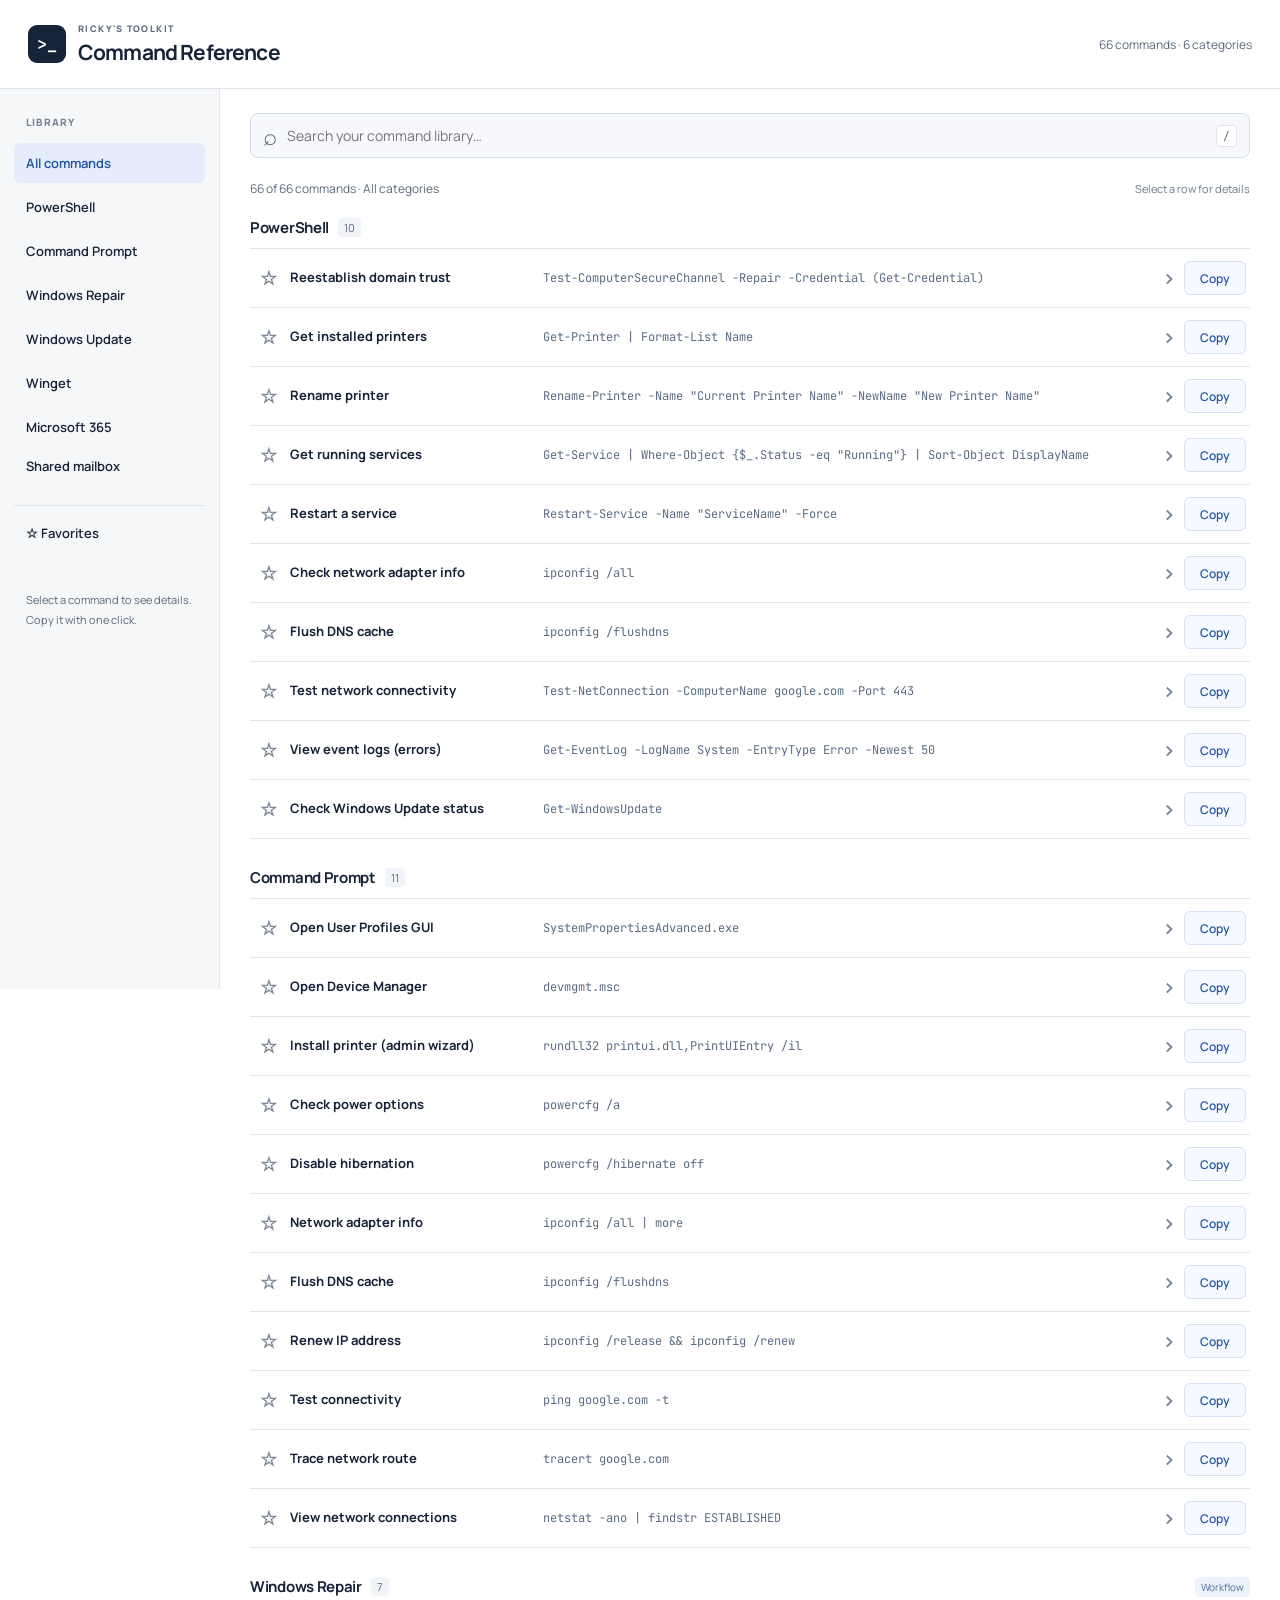
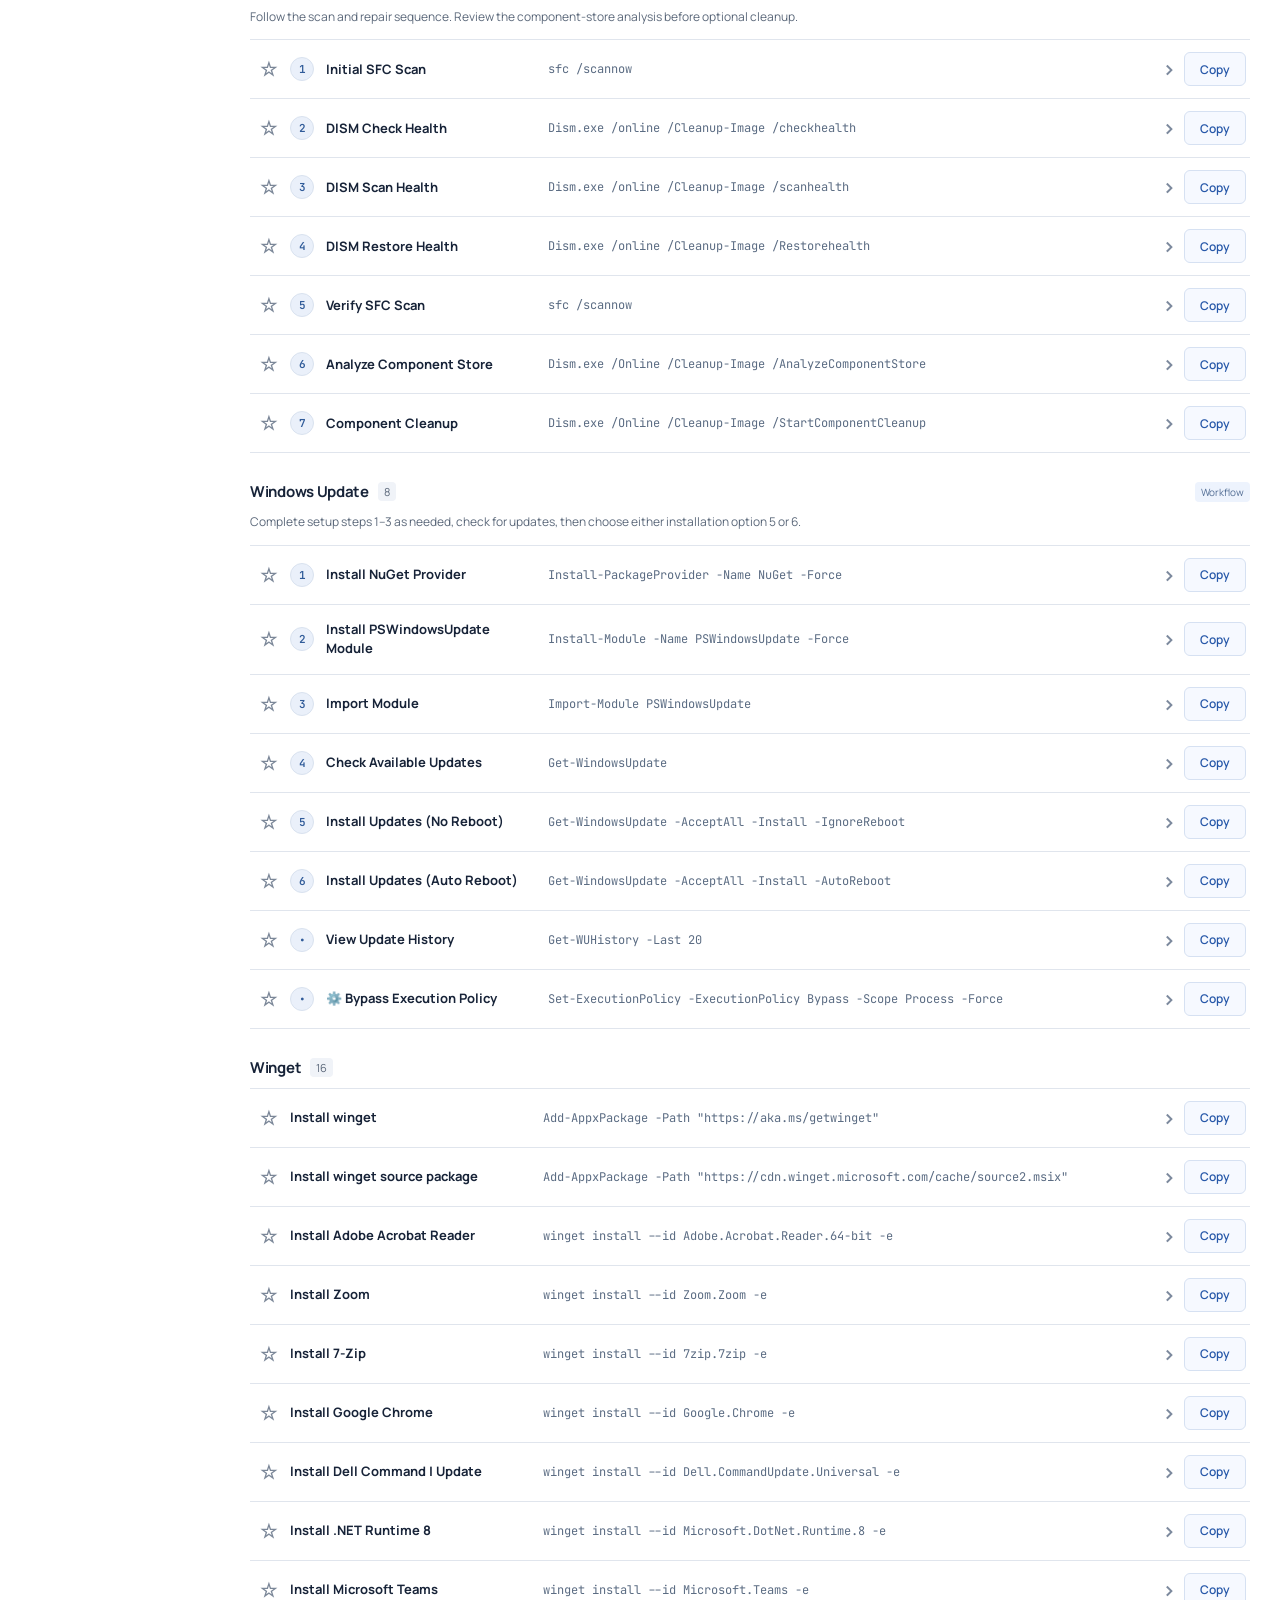
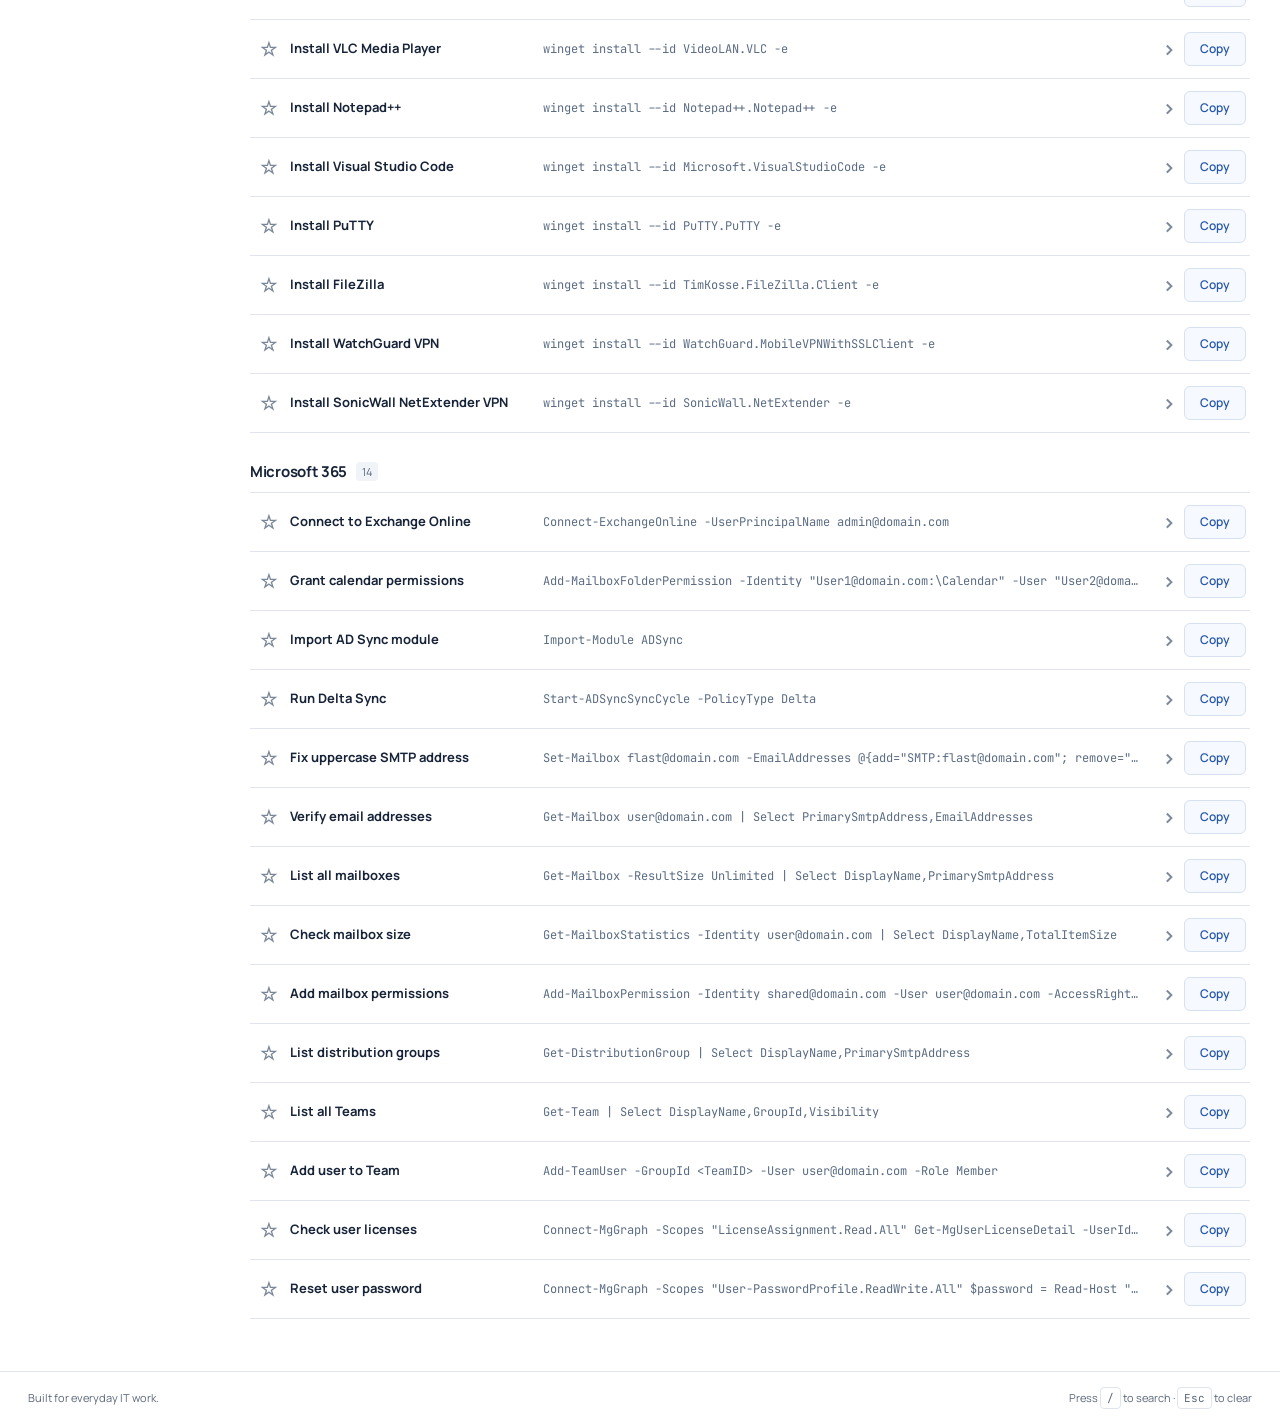
<file: index.html>
<!DOCTYPE html>
<html lang="en">
<head>
  <meta charset="UTF-8">
  <meta name="viewport" content="width=device-width, initial-scale=1.0">
  <meta name="description" content="Ricky's searchable Windows, PowerShell, Winget and Microsoft 365 command reference. Find, save and copy everyday IT commands.">
  <meta name="theme-color" content="#f6f8fc">
  <title>Command Reference | Ricky's Commands</title>
  <link rel="icon" type="image/png" href="/favicon.png">
  <link rel="preconnect" href="https://fonts.googleapis.com">
  <link rel="preconnect" href="https://fonts.gstatic.com" crossorigin>
  <link href="https://fonts.googleapis.com/css2?family=JetBrains+Mono:wght@400;600&family=Manrope:wght@400;500;600;700;800&display=swap" rel="stylesheet">
  <link rel="stylesheet" href="styles.css?v=7239e7bd9263">
  <script src="commands.js?v=1d3e3747048d" defer></script>
  <script src="app.js?v=f8d33f7279ef" defer></script>
</head>
<body>
  <a class="skip-link" href="#commandsContainer">Skip to commands</a>
  <div class="container">
    <header class="header">
      <div class="brand"><span class="brand-icon" aria-hidden="true">&gt;_</span><div><p class="eyebrow">RICKY'S TOOLKIT</p><h1>Command Reference</h1></div></div>
      <p class="catalog-summary" id="catalogSummary"></p>
    </header>
    <div class="workspace">
    <aside class="sidebar" aria-label="Library navigation"><p class="nav-label">LIBRARY</p><nav id="filters" aria-label="Command categories"></nav><a class="library-tool-link" href="shared-mailbox-automapping.html">Shared mailbox</a><button type="button" id="favoritesOnly" aria-pressed="false">☆ Favorites</button><p class="sidebar-help">Select a command to see details.<br>Copy it with one click.</p></aside>
    <div class="library">
    <section class="search-panel" aria-label="Find commands">
      <label class="sr-only" for="searchInput">Find your next command</label>
      <div class="search-box"><span aria-hidden="true" class="search-icon">⌕</span><input type="search" id="searchInput" placeholder="Search your command library…" autocomplete="off"><button id="clearSearch" type="button" hidden>Clear</button><kbd aria-hidden="true">/</kbd></div>
      <div class="toolbar"><label class="mobile-category" for="categorySelect">Category<select id="categorySelect"></select></label></div>
    </section>
    <div class="results-toolbar">
      <p id="resultCount" role="status" aria-live="polite" aria-atomic="true"></p>
      <span class="results-hint">Select a row for details</span>
    </div>
    <main id="commandsContainer" tabindex="-1"></main>
    <div id="noResults" hidden><h2>No matching commands</h2><p>Try another search, category, or save a favorite using the star button.</p><button type="button" id="resetFilters">Reset filters</button></div>
    <noscript><p>This reference needs JavaScript to display and search commands. Please enable JavaScript and reload.</p></noscript>
    </div></div>
    <footer>Built for everyday IT work. <span>Press <kbd>/</kbd> to search · <kbd>Esc</kbd> to clear</span></footer>
  </div>
  <div id="copyStatus" role="status" aria-live="polite" aria-atomic="true"></div>
</body>
</html>
</file>
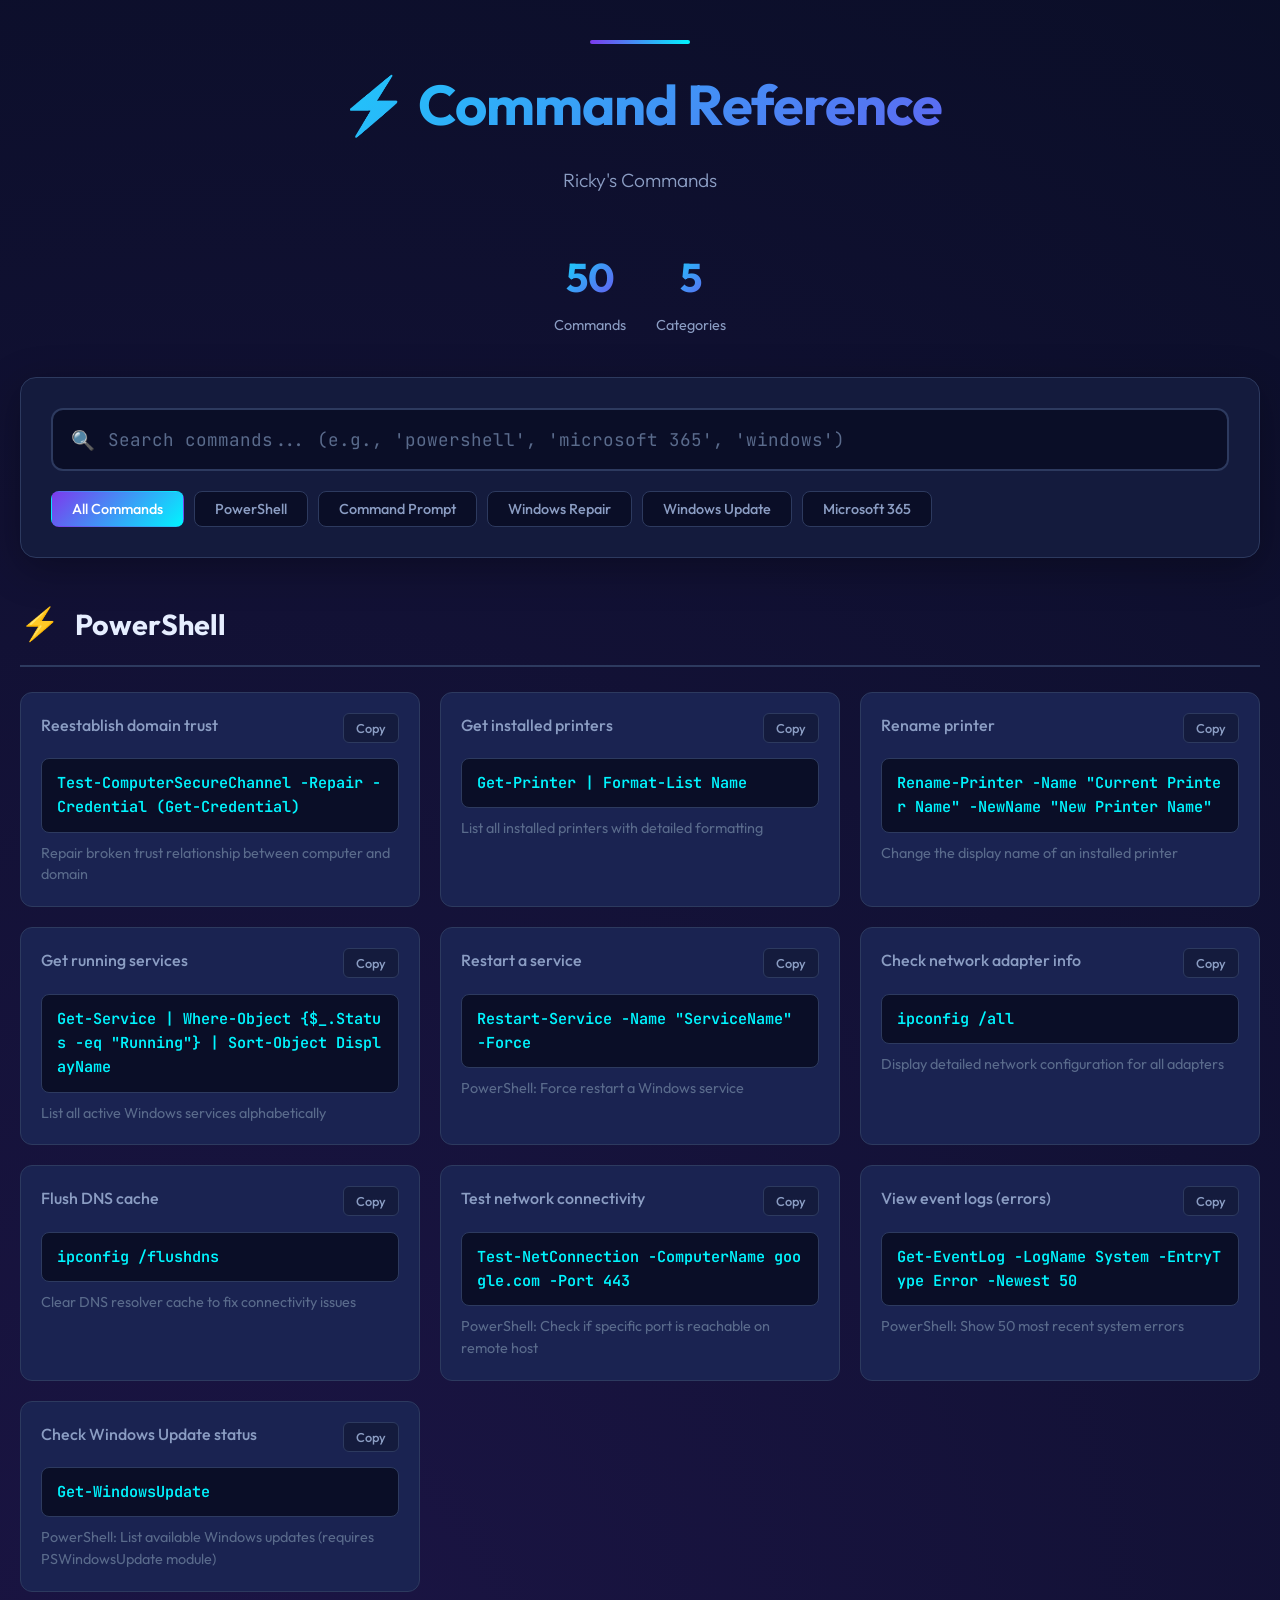
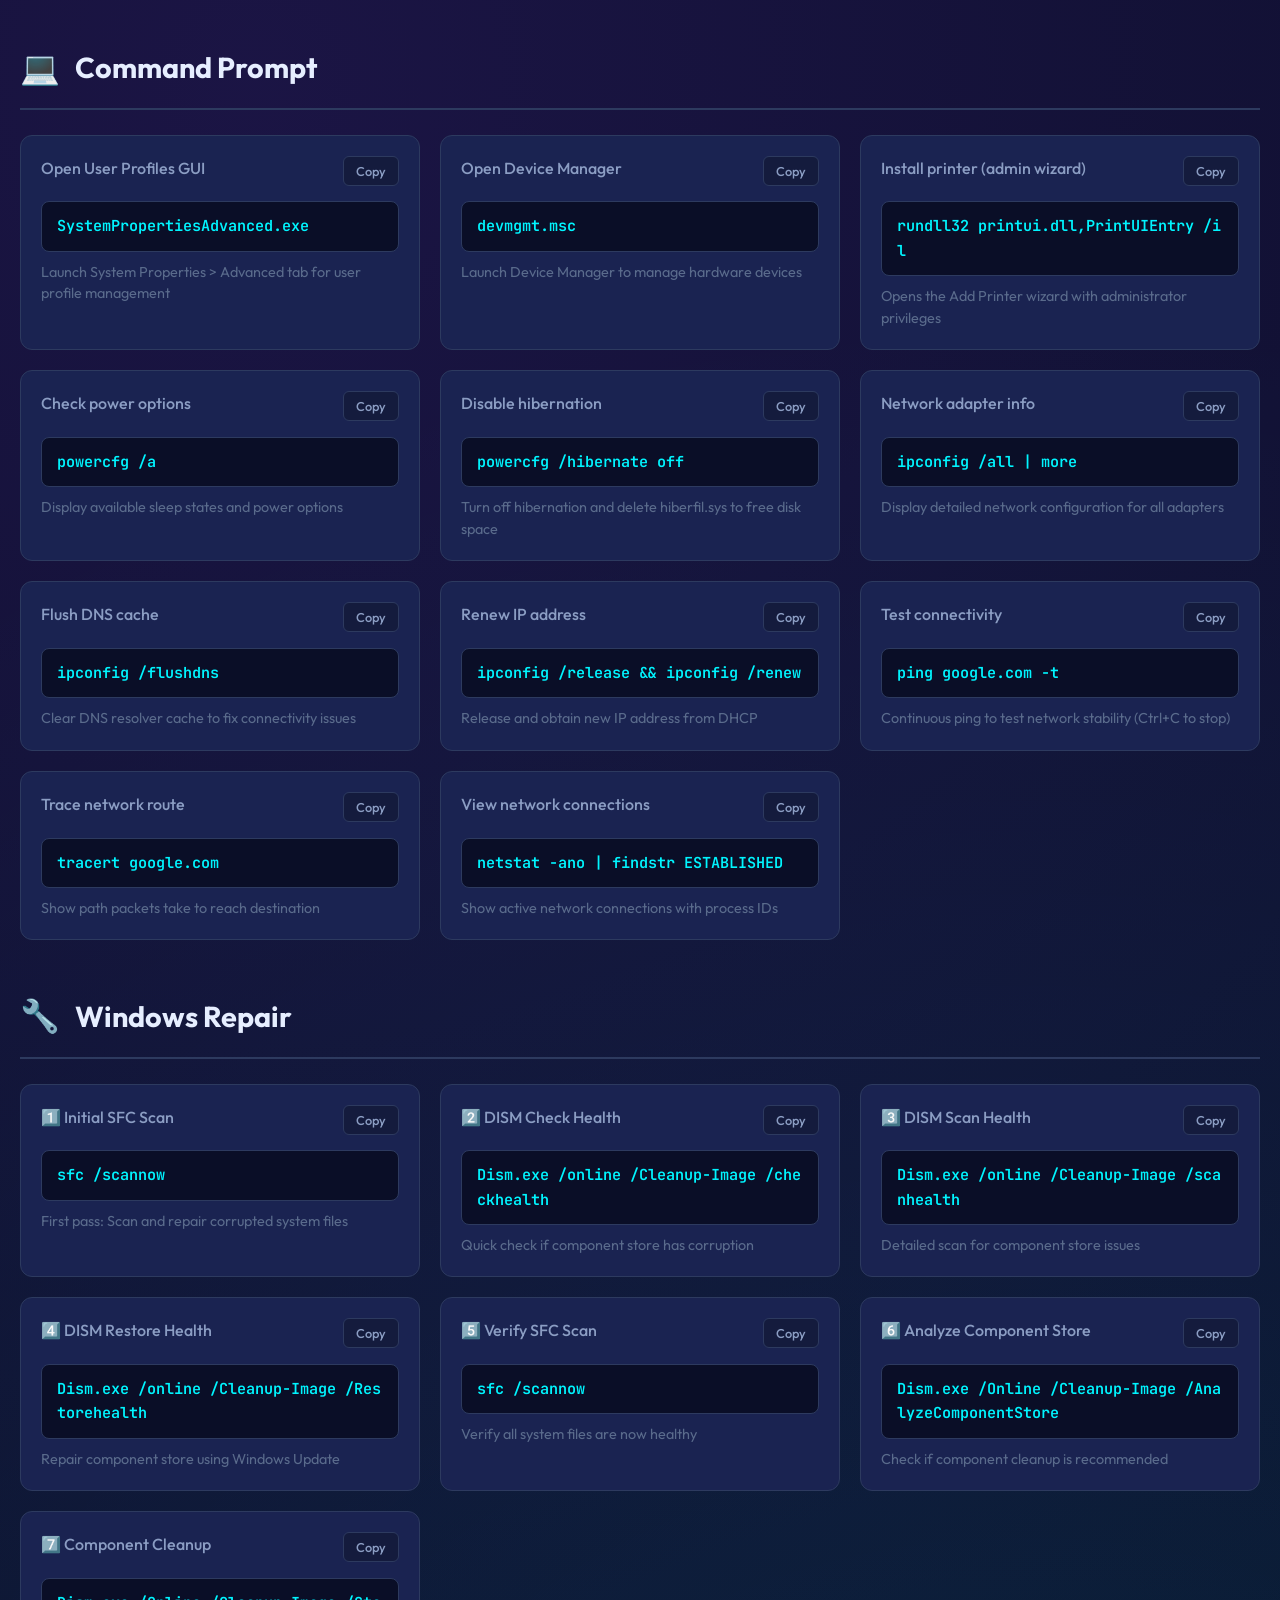
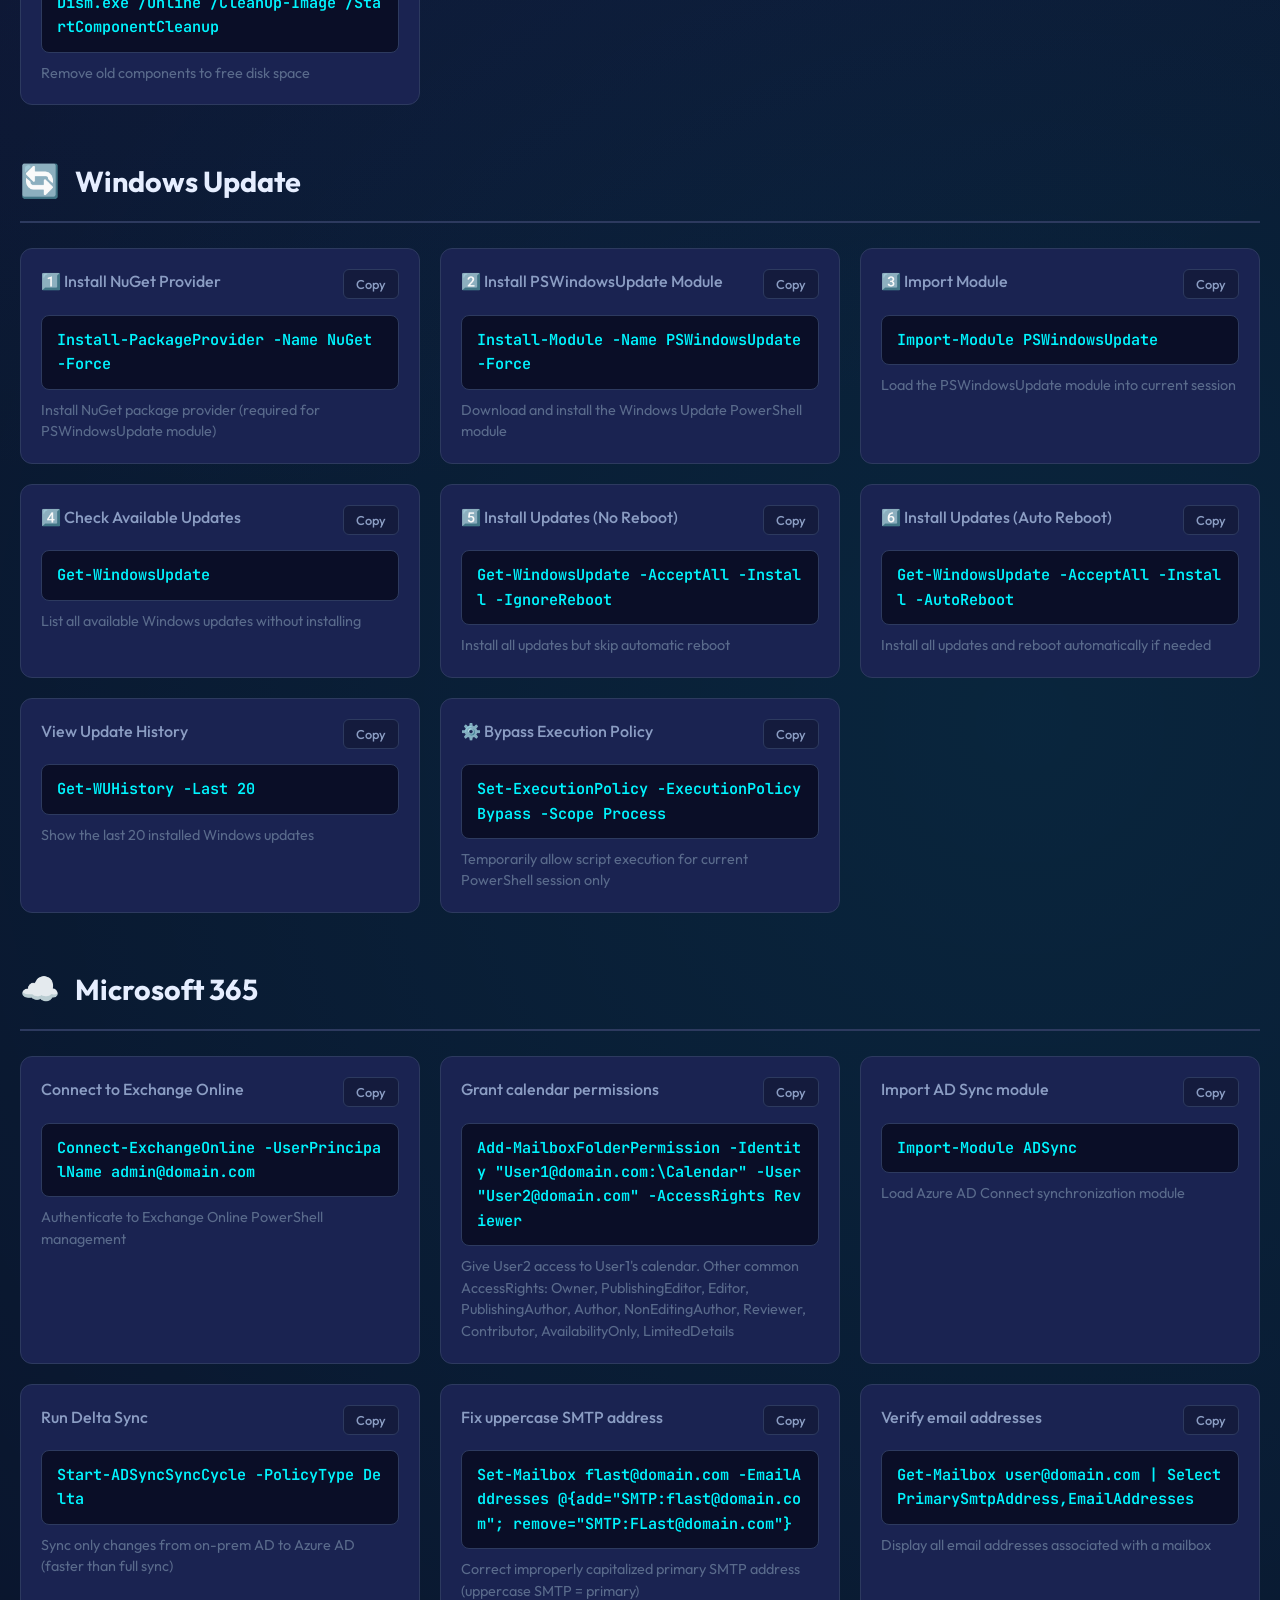
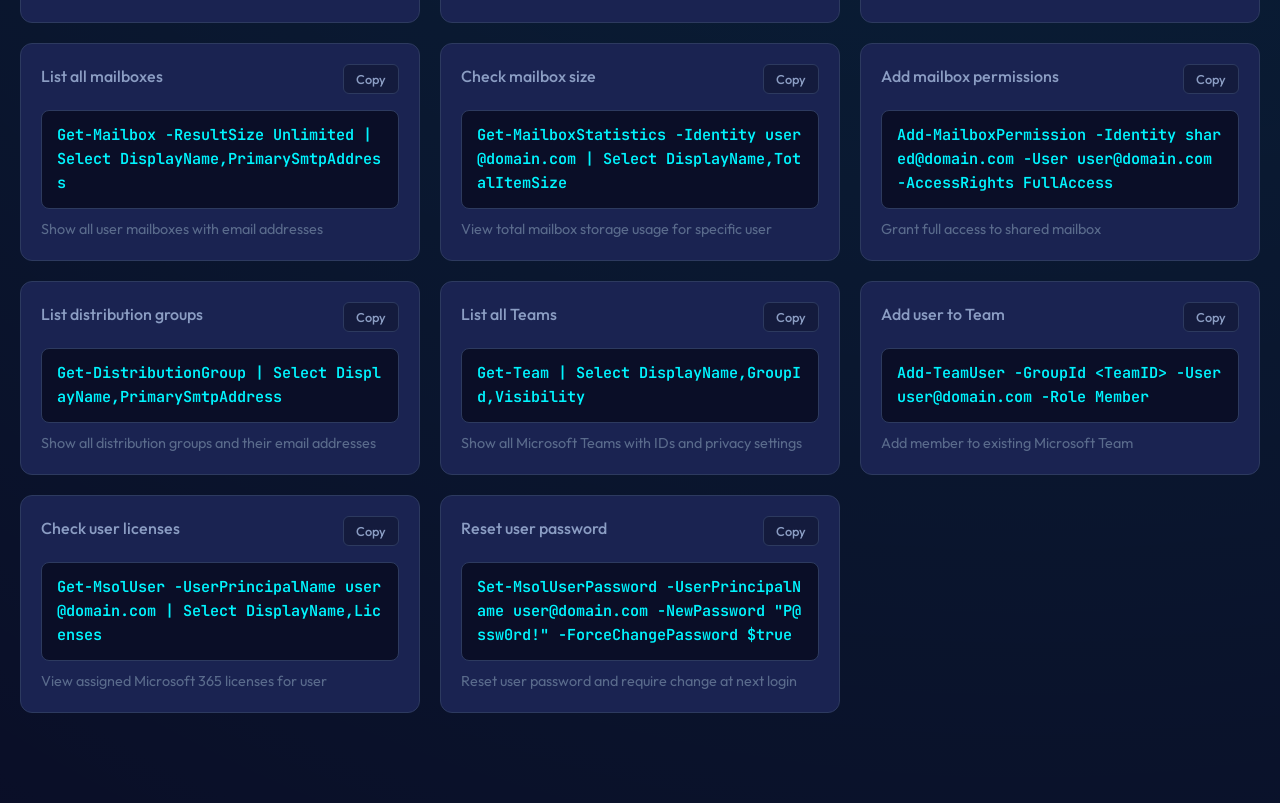
<file: command-reference.html>
<!DOCTYPE html>
<html lang="en">

<head>
    <meta charset="UTF-8">
    <meta name="viewport" content="width=device-width, initial-scale=1.0">
    <title>Command Reference | Quick Access</title>
    <link rel="preconnect" href="https://fonts.googleapis.com">
    <link rel="preconnect" href="https://fonts.gstatic.com" crossorigin>
    <link
        href="https://fonts.googleapis.com/css2?family=JetBrains+Mono:wght@400;600;700&family=Outfit:wght@300;500;700&display=swap"
        rel="stylesheet">
    <style>
        * {
            margin: 0;
            padding: 0;
            box-sizing: border-box;
        }

        :root {
            --bg-primary: #0a0e27;
            --bg-secondary: #141b3d;
            --bg-card: #1a2351;
            --accent-primary: #00f5ff;
            --accent-secondary: #7c3aed;
            --text-primary: #e6eeff;
            --text-secondary: #8b9dc3;
            --text-muted: #5a6b8c;
            --border-color: #2d3a5f;
            --success: #22c55e;
        }

        body {
            font-family: 'Outfit', sans-serif;
            background: var(--bg-primary);
            color: var(--text-primary);
            min-height: 100vh;
            background-image:
                radial-gradient(circle at 20% 30%, rgba(124, 58, 237, 0.15) 0%, transparent 50%),
                radial-gradient(circle at 80% 70%, rgba(0, 245, 255, 0.1) 0%, transparent 50%);
            line-height: 1.6;
        }

        .container {
            max-width: 1400px;
            margin: 0 auto;
            padding: 40px 20px;
        }

        .header {
            text-align: center;
            margin-bottom: 50px;
            position: relative;
        }

        .header::before {
            content: '';
            position: absolute;
            top: -20px;
            left: 50%;
            transform: translateX(-50%);
            width: 100px;
            height: 4px;
            background: linear-gradient(90deg, var(--accent-secondary), var(--accent-primary));
            border-radius: 2px;
        }

        h1 {
            font-size: 3.5rem;
            font-weight: 700;
            margin-top: 20px;
            margin-bottom: 15px;
            background: linear-gradient(135deg, var(--accent-primary), var(--accent-secondary));
            -webkit-background-clip: text;
            -webkit-text-fill-color: transparent;
            background-clip: text;
            letter-spacing: -1px;
        }

        .subtitle {
            color: var(--text-secondary);
            font-size: 1.2rem;
            font-weight: 300;
        }

        .search-container {
            position: sticky;
            top: 20px;
            z-index: 100;
            margin-bottom: 40px;
            background: var(--bg-secondary);
            padding: 30px;
            border-radius: 16px;
            border: 1px solid var(--border-color);
            box-shadow: 0 10px 40px rgba(0, 0, 0, 0.3);
        }

        .search-box {
            position: relative;
        }

        .search-icon {
            position: absolute;
            left: 20px;
            top: 50%;
            transform: translateY(-50%);
            color: var(--text-muted);
            font-size: 1.2rem;
        }

        #searchInput {
            width: 100%;
            padding: 18px 20px 18px 55px;
            background: var(--bg-primary);
            border: 2px solid var(--border-color);
            border-radius: 12px;
            color: var(--text-primary);
            font-size: 1.1rem;
            font-family: 'JetBrains Mono', monospace;
            transition: all 0.3s ease;
        }

        #searchInput:focus {
            outline: none;
            border-color: var(--accent-primary);
            box-shadow: 0 0 0 3px rgba(0, 245, 255, 0.1);
        }

        #searchInput::placeholder {
            color: var(--text-muted);
        }

        .filters {
            display: flex;
            gap: 10px;
            margin-top: 20px;
            flex-wrap: wrap;
        }

        .filter-btn {
            padding: 8px 20px;
            background: var(--bg-primary);
            border: 1px solid var(--border-color);
            border-radius: 8px;
            color: var(--text-secondary);
            cursor: pointer;
            transition: all 0.2s ease;
            font-family: 'Outfit', sans-serif;
            font-size: 0.9rem;
            font-weight: 500;
        }

        .filter-btn:hover {
            border-color: var(--accent-primary);
            color: var(--accent-primary);
            transform: translateY(-2px);
        }

        .filter-btn.active {
            background: linear-gradient(135deg, var(--accent-secondary), var(--accent-primary));
            border-color: transparent;
            color: white;
        }

        .category-section {
            margin-bottom: 50px;
            animation: fadeInUp 0.6s ease forwards;
            opacity: 0;
        }

        @keyframes fadeInUp {
            to {
                opacity: 1;
                transform: translateY(0);
            }

            from {
                opacity: 0;
                transform: translateY(20px);
            }
        }

        .category-header {
            display: flex;
            align-items: center;
            gap: 15px;
            margin-bottom: 25px;
            padding-bottom: 15px;
            border-bottom: 2px solid var(--border-color);
        }

        .category-icon {
            font-size: 2rem;
        }

        .category-title {
            font-size: 1.8rem;
            font-weight: 700;
            color: var(--text-primary);
        }

        .commands-grid {
            display: grid;
            grid-template-columns: repeat(auto-fill, minmax(350px, 1fr));
            gap: 20px;
        }

        .command-card {
            background: var(--bg-card);
            border: 1px solid var(--border-color);
            border-radius: 12px;
            padding: 20px;
            transition: all 0.3s ease;
            cursor: pointer;
            position: relative;
            overflow: hidden;
        }

        .command-card::before {
            content: '';
            position: absolute;
            top: 0;
            left: 0;
            width: 100%;
            height: 3px;
            background: linear-gradient(90deg, var(--accent-secondary), var(--accent-primary));
            transform: scaleX(0);
            transform-origin: left;
            transition: transform 0.3s ease;
        }

        .command-card:hover {
            border-color: var(--accent-primary);
            transform: translateY(-4px);
            box-shadow: 0 8px 30px rgba(0, 245, 255, 0.15);
        }

        .command-card:hover::before {
            transform: scaleX(1);
        }

        .command-header {
            display: flex;
            justify-content: space-between;
            align-items: start;
            margin-bottom: 12px;
        }

        .command-name {
            font-size: 1rem;
            font-weight: 500;
            color: var(--text-secondary);
            margin-bottom: 8px;
        }

        .copy-btn {
            background: var(--bg-secondary);
            border: 1px solid var(--border-color);
            border-radius: 6px;
            padding: 6px 12px;
            color: var(--text-secondary);
            cursor: pointer;
            font-size: 0.8rem;
            transition: all 0.2s ease;
            font-family: 'Outfit', sans-serif;
            font-weight: 500;
        }

        .copy-btn:hover {
            background: var(--accent-primary);
            color: var(--bg-primary);
            border-color: var(--accent-primary);
        }

        .copy-btn.copied {
            background: var(--success);
            color: white;
            border-color: var(--success);
        }

        .command-code {
            font-family: 'JetBrains Mono', monospace;
            font-size: 0.95rem;
            color: var(--accent-primary);
            background: var(--bg-primary);
            padding: 12px 15px;
            border-radius: 8px;
            margin-bottom: 10px;
            word-break: break-all;
            border: 1px solid var(--border-color);
            font-weight: 600;
        }

        .command-description {
            color: var(--text-muted);
            font-size: 0.9rem;
            line-height: 1.5;
        }

        .no-results {
            text-align: center;
            padding: 60px 20px;
            color: var(--text-muted);
            font-size: 1.2rem;
        }

        .stats {
            display: flex;
            gap: 30px;
            justify-content: center;
            margin-bottom: 40px;
        }

        .stat {
            text-align: center;
        }

        .stat-number {
            font-size: 2.5rem;
            font-weight: 700;
            background: linear-gradient(135deg, var(--accent-primary), var(--accent-secondary));
            -webkit-background-clip: text;
            -webkit-text-fill-color: transparent;
            background-clip: text;
        }

        .stat-label {
            color: var(--text-secondary);
            font-size: 0.9rem;
            margin-top: 5px;
        }

        @media (max-width: 768px) {
            h1 {
                font-size: 2.5rem;
            }

            .commands-grid {
                grid-template-columns: 1fr;
            }

            .filters {
                justify-content: center;
            }
        }
    </style>
</head>

<body>
    <div class="container">
        <div class="header">
            <h1>⚡ Command Reference</h1>
            <p class="subtitle">Ricky's Commands</p>
        </div>

        <div class="stats">
            <div class="stat">
                <div class="stat-number" id="totalCommands">0</div>
                <div class="stat-label">Commands</div>
            </div>
            <div class="stat">
                <div class="stat-number" id="categoryCount">0</div>
                <div class="stat-label">Categories</div>
            </div>
        </div>

        <div class="search-container">
            <div class="search-box">
                <span class="search-icon">🔍</span>
                <input type="text" id="searchInput"
                    placeholder="Search commands... (e.g., 'powershell', 'microsoft 365', 'windows')"
                    autocomplete="off">
            </div>
            <div class="filters" id="filters"></div>
        </div>

        <div id="commandsContainer"></div>
        <div id="noResults" class="no-results" style="display: none;">
            No commands found. Try a different search term.
        </div>
    </div>

    <script>
        // YOUR COMMANDS DATABASE - CUSTOMIZE THIS!
        const commands = {
            'PowerShell': [
                {
                    name: 'Reestablish domain trust',
                    command: 'Test-ComputerSecureChannel -Repair -Credential (Get-Credential)',
                    description: 'Repair broken trust relationship between computer and domain'
                },
                {
                    name: 'Get installed printers',
                    command: 'Get-Printer | Format-List Name',
                    description: 'List all installed printers with detailed formatting'
                },
                {
                    name: 'Rename printer',
                    command: 'Rename-Printer -Name "Current Printer Name" -NewName "New Printer Name"',
                    description: 'Change the display name of an installed printer'
                },
                {
                    name: 'Get running services',
                    command: 'Get-Service | Where-Object {$_.Status -eq "Running"} | Sort-Object DisplayName',
                    description: 'List all active Windows services alphabetically'
                },
                {
                    name: 'Restart a service',
                    command: 'Restart-Service -Name "ServiceName" -Force',
                    description: 'PowerShell: Force restart a Windows service'
                },
                {
                    name: 'Check network adapter info',
                    command: 'ipconfig /all',
                    description: 'Display detailed network configuration for all adapters'
                },
                {
                    name: 'Flush DNS cache',
                    command: 'ipconfig /flushdns',
                    description: 'Clear DNS resolver cache to fix connectivity issues'
                },
                {
                    name: 'Test network connectivity',
                    command: 'Test-NetConnection -ComputerName google.com -Port 443',
                    description: 'PowerShell: Check if specific port is reachable on remote host'
                },
                {
                    name: 'View event logs (errors)',
                    command: 'Get-EventLog -LogName System -EntryType Error -Newest 50',
                    description: 'PowerShell: Show 50 most recent system errors'
                },
                {
                    name: 'Check Windows Update status',
                    command: 'Get-WindowsUpdate',
                    description: 'PowerShell: List available Windows updates (requires PSWindowsUpdate module)'
                }
            ],
            'Command Prompt': [
                {
                    name: 'Open User Profiles GUI',
                    command: 'SystemPropertiesAdvanced.exe',
                    description: 'Launch System Properties > Advanced tab for user profile management'
                },
                {
                    name: 'Open Device Manager',
                    command: 'devmgmt.msc',
                    description: 'Launch Device Manager to manage hardware devices'
                },
                {
                    name: 'Install printer (admin wizard)',
                    command: 'rundll32 printui.dll,PrintUIEntry /il',
                    description: 'Opens the Add Printer wizard with administrator privileges'
                },
                {
                    name: 'Check power options',
                    command: 'powercfg /a',
                    description: 'Display available sleep states and power options'
                },
                {
                    name: 'Disable hibernation',
                    command: 'powercfg /hibernate off',
                    description: 'Turn off hibernation and delete hiberfil.sys to free disk space'
                },
                {
                    name: 'Network adapter info',
                    command: 'ipconfig /all | more',
                    description: 'Display detailed network configuration for all adapters'
                },
                {
                    name: 'Flush DNS cache',
                    command: 'ipconfig /flushdns',
                    description: 'Clear DNS resolver cache to fix connectivity issues'
                },
                {
                    name: 'Renew IP address',
                    command: 'ipconfig /release && ipconfig /renew',
                    description: 'Release and obtain new IP address from DHCP'
                },
                {
                    name: 'Test connectivity',
                    command: 'ping google.com -t',
                    description: 'Continuous ping to test network stability (Ctrl+C to stop)'
                },
                {
                    name: 'Trace network route',
                    command: 'tracert google.com',
                    description: 'Show path packets take to reach destination'
                },
                {
                    name: 'View network connections',
                    command: 'netstat -ano | findstr ESTABLISHED',
                    description: 'Show active network connections with process IDs'
                },
            ],
            'Windows Repair': [
                {
                    name: '1️⃣ Initial SFC Scan',
                    command: 'sfc /scannow',
                    description: 'First pass: Scan and repair corrupted system files'
                },
                {
                    name: '2️⃣ DISM Check Health',
                    command: 'Dism.exe /online /Cleanup-Image /checkhealth',
                    description: 'Quick check if component store has corruption'
                },
                {
                    name: '3️⃣ DISM Scan Health',
                    command: 'Dism.exe /online /Cleanup-Image /scanhealth',
                    description: 'Detailed scan for component store issues'
                },
                {
                    name: '4️⃣ DISM Restore Health',
                    command: 'Dism.exe /online /Cleanup-Image /Restorehealth',
                    description: 'Repair component store using Windows Update'
                },
                {
                    name: '5️⃣ Verify SFC Scan',
                    command: 'sfc /scannow',
                    description: 'Verify all system files are now healthy'
                },
                {
                    name: '6️⃣ Analyze Component Store',
                    command: 'Dism.exe /Online /Cleanup-Image /AnalyzeComponentStore',
                    description: 'Check if component cleanup is recommended'
                },
                {
                    name: '7️⃣ Component Cleanup',
                    command: 'Dism.exe /Online /Cleanup-Image /StartComponentCleanup',
                    description: 'Remove old components to free disk space'
                }
            ],
            'Windows Update': [
                {
                    name: '1️⃣ Install NuGet Provider',
                    command: 'Install-PackageProvider -Name NuGet -Force',
                    description: 'Install NuGet package provider (required for PSWindowsUpdate module)'
                },
                {
                    name: '2️⃣ Install PSWindowsUpdate Module',
                    command: 'Install-Module -Name PSWindowsUpdate -Force',
                    description: 'Download and install the Windows Update PowerShell module'
                },
                {
                    name: '3️⃣ Import Module',
                    command: 'Import-Module PSWindowsUpdate',
                    description: 'Load the PSWindowsUpdate module into current session'
                },
                {
                    name: '4️⃣ Check Available Updates',
                    command: 'Get-WindowsUpdate',
                    description: 'List all available Windows updates without installing'
                },
                {
                    name: '5️⃣ Install Updates (No Reboot)',
                    command: 'Get-WindowsUpdate -AcceptAll -Install -IgnoreReboot',
                    description: 'Install all updates but skip automatic reboot'
                },
                {
                    name: '6️⃣ Install Updates (Auto Reboot)',
                    command: 'Get-WindowsUpdate -AcceptAll -Install -AutoReboot',
                    description: 'Install all updates and reboot automatically if needed'
                },
                {
                    name: 'View Update History',
                    command: 'Get-WUHistory -Last 20',
                    description: 'Show the last 20 installed Windows updates'
                },
                {
                    name: '⚙️ Bypass Execution Policy',
                    command: 'Set-ExecutionPolicy -ExecutionPolicy Bypass -Scope Process',
                    description: 'Temporarily allow script execution for current PowerShell session only'
                }
            ],
            'Microsoft 365': [
                {
                    name: 'Connect to Exchange Online',
                    command: 'Connect-ExchangeOnline -UserPrincipalName admin@domain.com',
                    description: 'Authenticate to Exchange Online PowerShell management'
                },
                {
                    name: 'Grant calendar permissions',
                    command: 'Add-MailboxFolderPermission -Identity "User1@domain.com:\\Calendar" -User "User2@domain.com" -AccessRights Reviewer',
                    description: 'Give User2 access to User1\'s calendar. Other common AccessRights: Owner, PublishingEditor, Editor, PublishingAuthor, Author, NonEditingAuthor, Reviewer, Contributor, AvailabilityOnly, LimitedDetails'
                },
                {
                    name: 'Import AD Sync module',
                    command: 'Import-Module ADSync',
                    description: 'Load Azure AD Connect synchronization module'
                },
                {
                    name: 'Run Delta Sync',
                    command: 'Start-ADSyncSyncCycle -PolicyType Delta',
                    description: 'Sync only changes from on-prem AD to Azure AD (faster than full sync)'
                },
                {
                    name: 'Fix uppercase SMTP address',
                    command: 'Set-Mailbox flast@domain.com -EmailAddresses @{add="SMTP:flast@domain.com"; remove="SMTP:FLast@domain.com"}',
                    description: 'Correct improperly capitalized primary SMTP address (uppercase SMTP = primary)'
                },
                {
                    name: 'Verify email addresses',
                    command: 'Get-Mailbox user@domain.com | Select PrimarySmtpAddress,EmailAddresses',
                    description: 'Display all email addresses associated with a mailbox'
                },
                {
                    name: 'List all mailboxes',
                    command: 'Get-Mailbox -ResultSize Unlimited | Select DisplayName,PrimarySmtpAddress',
                    description: 'Show all user mailboxes with email addresses'
                },
                {
                    name: 'Check mailbox size',
                    command: 'Get-MailboxStatistics -Identity user@domain.com | Select DisplayName,TotalItemSize',
                    description: 'View total mailbox storage usage for specific user'
                },
                {
                    name: 'Add mailbox permissions',
                    command: 'Add-MailboxPermission -Identity shared@domain.com -User user@domain.com -AccessRights FullAccess',
                    description: 'Grant full access to shared mailbox'
                },
                {
                    name: 'List distribution groups',
                    command: 'Get-DistributionGroup | Select DisplayName,PrimarySmtpAddress',
                    description: 'Show all distribution groups and their email addresses'
                },
                {
                    name: 'List all Teams',
                    command: 'Get-Team | Select DisplayName,GroupId,Visibility',
                    description: 'Show all Microsoft Teams with IDs and privacy settings'
                },
                {
                    name: 'Add user to Team',
                    command: 'Add-TeamUser -GroupId <TeamID> -User user@domain.com -Role Member',
                    description: 'Add member to existing Microsoft Team'
                },
                {
                    name: 'Check user licenses',
                    command: 'Get-MsolUser -UserPrincipalName user@domain.com | Select DisplayName,Licenses',
                    description: 'View assigned Microsoft 365 licenses for user'
                },
                {
                    name: 'Reset user password',
                    command: 'Set-MsolUserPassword -UserPrincipalName user@domain.com -NewPassword "P@ssw0rd!" -ForceChangePassword $true',
                    description: 'Reset user password and require change at next login'
                }
            ]

        };

        let activeFilter = 'all';

        function renderCommands(searchTerm = '') {
            const container = document.getElementById('commandsContainer');
            const noResults = document.getElementById('noResults');
            container.innerHTML = '';
            let hasResults = false;
            let commandCount = 0;

            Object.keys(commands).forEach((category, index) => {
                if (activeFilter !== 'all' && activeFilter !== category) {
                    return;
                }

                const filteredCommands = commands[category].filter(cmd => {
                    const searchLower = searchTerm.toLowerCase();
                    return cmd.name.toLowerCase().includes(searchLower) ||
                        cmd.command.toLowerCase().includes(searchLower) ||
                        cmd.description.toLowerCase().includes(searchLower) ||
                        category.toLowerCase().includes(searchLower);
                });

                if (filteredCommands.length === 0) return;

                hasResults = true;
                commandCount += filteredCommands.length;

                const section = document.createElement('div');
                section.className = 'category-section';
                section.style.animationDelay = `${index * 0.1}s`;

                const categoryIcons = {
                    'PowerShell': '⚡',
                    'Command Prompt': '💻',
                    'Microsoft 365': '☁️',
                    'Windows Repair': '🔧',
                    'Windows Update': '🔄'
                };

                // Create header
                const header = document.createElement('div');
                header.className = 'category-header';
                header.innerHTML = `
    <span class="category-icon">${categoryIcons[category] || '⚡'}</span>
    <h2 class="category-title">${category}</h2>
`;

                // Create grid container
                const grid = document.createElement('div');
                grid.className = 'commands-grid';

                // Add each command card
                filteredCommands.forEach(cmd => {
                    const card = document.createElement('div');
                    card.className = 'command-card';

                    // Set data-command directly using setAttribute (avoids template literal issues)
                    card.setAttribute('data-command', cmd.command);

                    card.onclick = function () { copyCommandFromData(this); };

                    // Use innerHTML for the rest (doesn't contain the problematic data-command)
                    card.innerHTML = `
        <div class="command-header">
            <div class="command-name">${cmd.name}</div>
            <button class="copy-btn" onclick="event.stopPropagation(); copyCommandFromData(this.parentElement.parentElement)">
                Copy
            </button>
        </div>
        <div class="command-code">${escapeHtml(cmd.command)}</div>
        <div class="command-description">${cmd.description}</div>
    `;

                    grid.appendChild(card);
                });

                section.appendChild(header);
                section.appendChild(grid);
                container.appendChild(section);
            });

            noResults.style.display = hasResults ? 'none' : 'block';

            // Update stats
            const totalCommands = Object.values(commands).reduce((sum, cats) => sum + cats.length, 0);
            document.getElementById('totalCommands').textContent = searchTerm ? commandCount : totalCommands;
        }

        function escapeHtml(text) {
            const div = document.createElement('div');
            div.textContent = text;
            return div.innerHTML;
        }

        function copyCommand(element, command) {
            const unescaped = document.createElement('textarea');
            unescaped.innerHTML = command;
            const text = unescaped.value;

            navigator.clipboard.writeText(text).then(() => {
                const btn = element.querySelector('.copy-btn');
                const originalText = btn.textContent;
                btn.textContent = '✓ Copied!';
                btn.classList.add('copied');

                setTimeout(() => {
                    btn.textContent = originalText;
                    btn.classList.remove('copied');
                }, 2000);
            });
        }

        function copyCommandFromData(element) {
            const command = element.getAttribute('data-command');

            // Debug - log what we're getting
            console.log('Raw attribute:', command);
            console.log('Length:', command ? command.length : 0);

            const textarea = document.createElement('textarea');
            textarea.innerHTML = command;
            const decodedCommand = textarea.value;

            console.log('Decoded command:', decodedCommand);
            console.log('Decoded length:', decodedCommand.length);

            // Copy to clipboard
            navigator.clipboard.writeText(decodedCommand).then(() => {
                console.log('Successfully copied:', decodedCommand);

                const btn = element.querySelector('.copy-btn');
                if (!btn) return;

                const originalText = btn.textContent;
                btn.textContent = '✓ Copied!';
                btn.classList.add('copied');

                setTimeout(() => {
                    btn.textContent = originalText;
                    btn.classList.remove('copied');
                }, 2000);
            }).catch(err => {
                console.error('Copy failed:', err);
            });
        }
        function setupFilters() {
            const filtersContainer = document.getElementById('filters');
            const categories = ['all', ...Object.keys(commands)];

            categories.forEach(cat => {
                const btn = document.createElement('button');
                btn.className = 'filter-btn';
                if (cat === 'all') btn.classList.add('active');
                btn.textContent = cat === 'all' ? 'All Commands' : cat;
                btn.onclick = () => {
                    document.querySelectorAll('.filter-btn').forEach(b => b.classList.remove('active'));
                    btn.classList.add('active');
                    activeFilter = cat;
                    renderCommands(document.getElementById('searchInput').value);
                };
                filtersContainer.appendChild(btn);
            });
        }

        // Search functionality
        document.getElementById('searchInput').addEventListener('input', (e) => {
            renderCommands(e.target.value);
        });

        // Initialize
        setupFilters();
        renderCommands();
        document.getElementById('categoryCount').textContent = Object.keys(commands).length;

        // Keyboard shortcuts
        document.addEventListener('keydown', (e) => {
            // Focus search on / key
            if (e.key === '/' && document.activeElement.tagName !== 'INPUT') {
                e.preventDefault();
                document.getElementById('searchInput').focus();
            }
            // Clear search on Escape
            if (e.key === 'Escape') {
                document.getElementById('searchInput').value = '';
                renderCommands();
            }
        });
    </script>
</body>

</html>
</file>
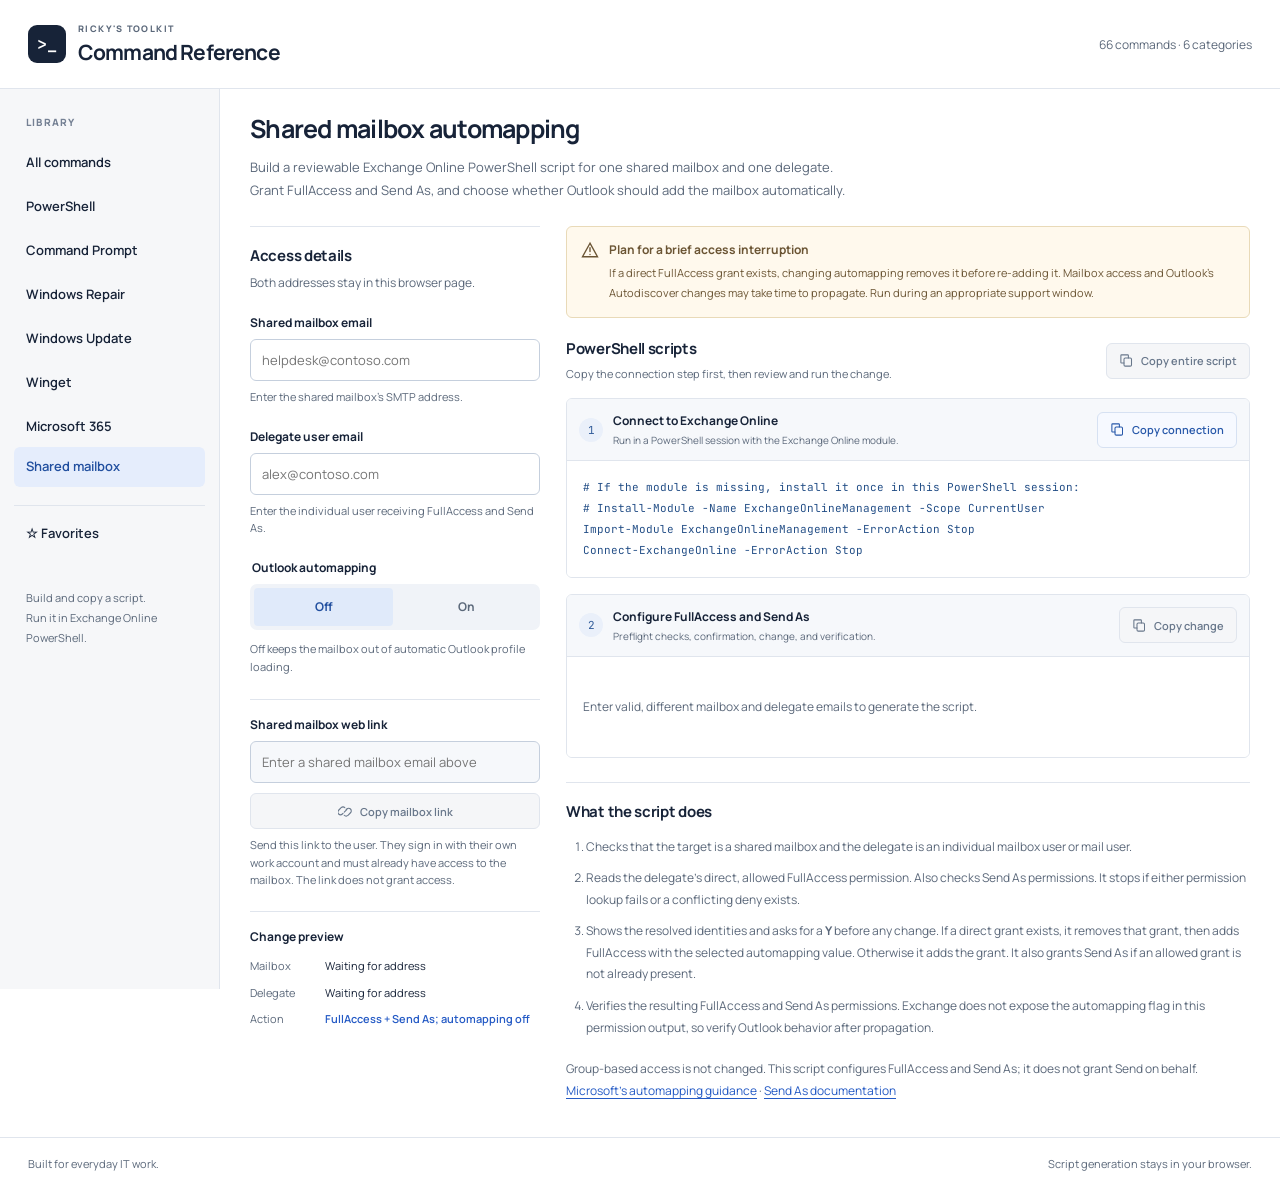
<file: shared-mailbox-automapping.html>
<!DOCTYPE html>
<html lang="en">
<head>
  <meta charset="UTF-8">
  <meta name="viewport" content="width=device-width, initial-scale=1.0">
  <meta name="description" content="Build and copy an Exchange Online PowerShell script to configure shared mailbox FullAccess, automapping, and Send As permissions for an individual delegate.">
  <meta name="theme-color" content="#f6f8fc">
  <title>Shared mailbox automapping | Command Reference</title>
  <link rel="icon" type="image/png" href="/favicon.png">
  <link rel="preconnect" href="https://fonts.googleapis.com">
  <link rel="preconnect" href="https://fonts.gstatic.com" crossorigin>
  <link href="https://fonts.googleapis.com/css2?family=JetBrains+Mono:wght@400;600&family=Manrope:wght@400;500;600;700;800&display=swap" rel="stylesheet">
  <link rel="stylesheet" href="styles.css?v=7239e7bd9263">
  <link rel="stylesheet" href="mailbox.css?v=8784d8767bb6">
  <script src="commands.js?v=1d3e3747048d" defer></script>
  <script src="mailbox.js?v=f9197e601e66" defer></script>
</head>
<body class="mailbox-page">
  <a class="skip-link" href="#mailboxTool">Skip to mailbox tool</a>
  <div class="container">
    <header class="header">
      <div class="brand"><span class="brand-icon" aria-hidden="true">&gt;_</span><div><p class="eyebrow">RICKY'S TOOLKIT</p><a class="site-title" href="index.html">Command Reference</a></div></div>
      <p class="catalog-summary" id="catalogSummary"></p>
    </header>
    <div class="workspace">
      <aside class="sidebar" aria-label="Library navigation"><p class="nav-label">LIBRARY</p><nav id="filters" aria-label="Command categories"></nav><a class="library-tool-link" href="shared-mailbox-automapping.html" aria-current="page">Shared mailbox</a><a class="library-favorites-link" href="index.html#favorites">☆ Favorites</a><p class="sidebar-help">Build and copy a script.<br>Run it in Exchange Online PowerShell.</p></aside>
      <main class="library mailbox-tool" id="mailboxTool" tabindex="-1">
        <label class="mobile-category tool-category" for="toolCategory">Library<select id="toolCategory"></select></label>

    <div class="intro"><h1 class="tool-title">Shared mailbox automapping</h1><p>Build a reviewable Exchange Online PowerShell script for one shared mailbox and one delegate. Grant FullAccess and Send As, and choose whether Outlook should add the mailbox automatically.</p></div>
    <div class="mailbox-workspace">
      <section class="panel form-panel" aria-labelledby="details-title">
        <header><h2 id="details-title">Access details</h2><p class="sub">Both addresses stay in this browser page.</p></header>
        <div class="field"><label class="field-label" for="mailbox">Shared mailbox email</label><input class="text-input" id="mailbox" type="email" inputmode="email" autocomplete="off" spellcheck="false" placeholder="helpdesk@contoso.com" aria-describedby="mailbox-hint" required><p class="hint" id="mailbox-hint">Enter the shared mailbox’s SMTP address.</p></div>
        <div class="field"><label class="field-label" for="delegate">Delegate user email</label><input class="text-input" id="delegate" type="email" inputmode="email" autocomplete="off" spellcheck="false" placeholder="alex@contoso.com" aria-describedby="delegate-hint" required><p class="hint" id="delegate-hint">Enter the individual user receiving FullAccess and Send As.</p></div>
        <fieldset><legend>Outlook automapping</legend><div class="segmented"><label><input type="radio" name="automapping" value="false" checked><span>Off</span></label><label><input type="radio" name="automapping" value="true"><span>On</span></label></div><p class="choice-note" id="choice-note">Off keeps the mailbox out of automatic Outlook profile loading.</p></fieldset>
        <div class="mailbox-link">
          <label class="field-label" for="mailbox-web-link">Shared mailbox web link</label>
          <input class="text-input" id="mailbox-web-link" type="text" readonly placeholder="Enter a shared mailbox email above" aria-describedby="mailbox-link-hint" spellcheck="false">
          <button class="button" id="copy-mailbox-link" type="button" disabled><svg viewBox="0 0 24 24" fill="none" stroke="currentColor" stroke-width="1.7" aria-hidden="true"><path d="m10 13 4-4m-6 6-1 1a4 4 0 0 1-6-6l4-4a4 4 0 0 1 6 0m2 3 1-1a4 4 0 0 1 6 6l-4 4a4 4 0 0 1-6 0" stroke-linecap="round"/></svg>Copy mailbox link</button>
          <p class="hint" id="mailbox-link-hint">Send this link to the user. They sign in with their own work account and must already have access to the mailbox. The link does not grant access.</p>
        </div>
        <div class="summary" aria-live="polite"><p class="summary-title">Change preview</p><dl><div><dt>Mailbox</dt><dd id="summary-mailbox">Waiting for address</dd></div><div><dt>Delegate</dt><dd id="summary-delegate">Waiting for address</dd></div><div><dt>Action</dt><dd id="summary-action">FullAccess + Send As; automapping off</dd></div></dl></div>
      </section>
      <section class="outputs" aria-labelledby="scripts-title">
        <div class="caution" role="note"><svg width="18" height="18" viewBox="0 0 24 24" fill="none" stroke="currentColor" stroke-width="1.8" aria-hidden="true"><path d="M12 3 2 21h20L12 3Z"/><path d="M12 9v5m0 4h.01" stroke-linecap="round"/></svg><div><strong>Plan for a brief access interruption</strong><p>If a direct FullAccess grant exists, changing automapping removes it before re-adding it. Mailbox access and Outlook’s Autodiscover changes may take time to propagate. Run during an appropriate support window.</p></div></div>
        <div class="outputs-heading"><div><h2 id="scripts-title">PowerShell scripts</h2><p>Copy the connection step first, then review and run the change.</p></div><div class="actions"><button class="button primary" id="copy-all" type="button" disabled><svg viewBox="0 0 24 24" fill="none" stroke="currentColor" stroke-width="1.7" aria-hidden="true"><rect x="8" y="8" width="12" height="13" rx="2"/><path d="M15 8V4a1 1 0 0 0-1-1H4a1 1 0 0 0-1 1v11a1 1 0 0 0 1 1h4" stroke-linecap="round"/></svg>Copy entire script</button></div></div>
        <article class="panel script-panel" aria-labelledby="connect-title"><div class="script-head"><div class="script-heading"><span class="step" aria-hidden="true">1</span><div><h3 id="connect-title">Connect to Exchange Online</h3><p>Run in a PowerShell session with the Exchange Online module.</p></div></div><button class="button" id="copy-connect" type="button"><svg viewBox="0 0 24 24" fill="none" stroke="currentColor" stroke-width="1.7" aria-hidden="true"><rect x="8" y="8" width="12" height="13" rx="2"/><path d="M15 8V4a1 1 0 0 0-1-1H4a1 1 0 0 0-1 1v11a1 1 0 0 0 1 1h4" stroke-linecap="round"/></svg>Copy connection</button></div><pre id="connect-code" tabindex="0"></pre></article>
        <article class="panel script-panel" aria-labelledby="change-title"><div class="script-head"><div class="script-heading"><span class="step" aria-hidden="true">2</span><div><h3 id="change-title">Configure FullAccess and Send As</h3><p>Preflight checks, confirmation, change, and verification.</p></div></div><button class="button" id="copy-change" type="button" disabled><svg viewBox="0 0 24 24" fill="none" stroke="currentColor" stroke-width="1.7" aria-hidden="true"><rect x="8" y="8" width="12" height="13" rx="2"/><path d="M15 8V4a1 1 0 0 0-1-1H4a1 1 0 0 0-1 1v11a1 1 0 0 0 1 1h4" stroke-linecap="round"/></svg>Copy change</button></div><pre id="change-code" class="empty" tabindex="0">Enter valid mailbox and delegate emails to generate the script.</pre></article>
        <div class="explainer"><h2>What the script does</h2><ol><li>Checks that the target is a shared mailbox and the delegate is an individual mailbox user or mail user.</li><li>Reads the delegate’s direct, allowed FullAccess permission. Also checks Send As permissions. It stops if either permission lookup fails or a conflicting deny exists.</li><li>Shows the resolved identities and asks for a <strong>Y</strong> before any change. If a direct grant exists, it removes that grant, then adds FullAccess with the selected automapping value. Otherwise it adds the grant. It also grants Send As if an allowed grant is not already present.</li><li>Verifies the resulting FullAccess and Send As permissions. Exchange does not expose the automapping flag in this permission output, so verify Outlook behavior after propagation.</li></ol></div>
        <p class="foot">Group-based access is not changed. This script configures FullAccess and Send As; it does not grant Send on behalf. <a href="https://learn.microsoft.com/en-us/powershell/module/exchangepowershell/add-mailboxpermission?view=exchange-ps" target="_blank" rel="noopener noreferrer">Microsoft’s automapping guidance</a> · <a href="https://learn.microsoft.com/en-us/powershell/module/exchangepowershell/add-recipientpermission" target="_blank" rel="noopener noreferrer">Send As documentation</a></p>
      </section>
    </div>
  
        <noscript><p>Enable JavaScript to generate and copy the mailbox scripts.</p></noscript>
      </main>
    </div>
    <footer>Built for everyday IT work. <span>Script generation stays in your browser.</span></footer>
  </div>
  <div id="copy-status" role="status" aria-live="polite" aria-atomic="true"></div>
</body>
</html>
</file>
<file: styles.css>
:root { color-scheme:light; --ink:#172338; --muted:#5b687a; --blue:#245ac5; --border:#e0e5ed; font-family:'Manrope',sans-serif; color:var(--ink); background:#fff; }
* { box-sizing:border-box; }
body { margin:0; }
button,input,select { font:inherit; }
button { cursor:pointer; color:var(--ink); background:#fff; border:1px solid var(--border); border-radius:6px; min-height:34px; padding:6px 12px; font-weight:600; }
button:hover { background:#f0f4fa; }
:focus-visible { outline:3px solid #3478ed; outline-offset:2px; }
[hidden] { display:none!important; }
a { color:var(--blue); text-underline-offset:3px; }
.container { max-width:1600px; margin:auto; }
.header { display:flex; align-items:center; justify-content:space-between; gap:16px; padding:22px 28px; border-bottom:1px solid var(--border); }
.brand { display:flex; align-items:center; gap:12px; }
.brand-icon { display:grid; place-items:center; width:38px; height:38px; border-radius:9px; color:#fff; background:var(--ink); font:600 17px 'JetBrains Mono',monospace; flex-shrink:0; }
.eyebrow { margin:0 0 3px; font-size:9px; letter-spacing:.16em; font-weight:800; color:var(--muted); }
h1 { font-size:21px; letter-spacing:-.04em; margin:0; }
.catalog-summary { font-size:12px; color:var(--muted); }
.workspace { display:grid; grid-template-columns:220px minmax(0,1fr); min-height:calc(100vh - 155px); }
.sidebar { background:#f6f7f9; border-right:1px solid var(--border); padding:26px 14px; position:sticky; top:0; align-self:start; height:100vh; max-height:100vh; overflow:auto; }
.nav-label { font-size:10px; font-weight:800; color:#758194; letter-spacing:.12em; margin:0 12px 14px; }
#filters { display:flex; flex-direction:column; gap:4px; }
#filters button { text-align:left; border:0; background:transparent; font-size:13px; padding:10px 12px; min-height:40px; }
#filters button:hover { background:#eaeef5; }
#filters button[aria-pressed='true'] { background:#e5edfc; color:#214f9f; }
#favoritesOnly { width:100%; text-align:left; border:0; border-top:1px solid var(--border); border-radius:0; margin-top:18px; padding:18px 12px 12px; background:transparent; font-size:13px; }
#favoritesOnly[aria-pressed='true'] { color:var(--blue); background:#e5edfc; }
.sidebar-help { font-size:11px; line-height:1.8; color:var(--muted); padding:12px; margin-top:24px; }
.library { min-width:0; padding:24px 30px; }
.search-panel { position:sticky; top:0; z-index:5; padding:12px 0; margin-top:-12px; background:#fff; }
.search-box { display:flex; gap:10px; align-items:center; background:#f6f8fb; border:1px solid #d5dce7; border-radius:8px; padding:0 12px; }
.search-box:focus-within { border-color:var(--blue); box-shadow:0 0 0 3px #245ac515; }
.search-icon { font-size:24px; color:var(--muted); }
input { border:0; background:transparent; width:100%; min-width:0; padding:12px 0; font-size:14px; color:var(--ink); }
input:focus { outline:none; }
input::-webkit-search-cancel-button { display:none; }
#clearSearch { border:0; font-size:12px; background:transparent; }
kbd { font:11px 'JetBrains Mono',monospace; border:1px solid var(--border); padding:3px 6px; border-radius:4px; color:var(--muted); background:white; }
.mobile-category { display:none; }
.results-toolbar { display:flex; align-items:center; justify-content:space-between; gap:12px; padding:10px 0 20px; }
#resultCount { font-size:12px; color:var(--muted); margin:0; }
.results-hint { font-size:11px; color:#6c788a; }
.category-section { margin-bottom:28px; }
.category-header { display:flex; align-items:center; gap:9px; margin-bottom:10px; }
h2 { margin:0; font-size:15px; letter-spacing:-.02em; }
.category-count { font-size:11px; padding:2px 6px; background:#f0f3f8; border-radius:4px; color:var(--muted); }
.command-list { margin:0; padding:0; list-style:none; border-top:1px solid var(--border); }
.command-row { border-bottom:1px solid var(--border); scroll-margin-top:90px; }
.command-row:target { background:#f5f8ff; }
.row-summary { display:flex; align-items:center; gap:8px; min-height:58px; padding:6px 4px; }
.row-summary:hover { background:#f8faff; }
.favorite-btn { flex-shrink:0; font-size:19px; padding:3px 5px; min-width:28px; border:0; background:transparent; color:#7b8798; }
.favorite-btn[aria-pressed='true'] { color:#a36a12; }
.row-toggle { display:flex; align-items:center; gap:18px; min-width:0; flex:1; border:0; background:transparent; text-align:left; padding:9px 0; border-radius:3px; }
.row-toggle:hover { background:transparent; }
.row-name { width:235px; flex-shrink:0; font-size:13px; font-weight:700; line-height:1.5; }
.code-preview { min-width:0; flex:1; overflow:hidden; white-space:nowrap; text-overflow:ellipsis; font:12px 'JetBrains Mono',monospace; color:#5b6c83; font-weight:400; }
.chevron { font-size:22px; color:#7c899d; line-height:1; }
.row-toggle[aria-expanded='true'] .chevron { transform:rotate(90deg); }
.row-actions { flex-shrink:0; }
.row-actions button { font-size:12px; color:#2758a9; background:#f6f9ff; border-color:#d6e1f2; min-width:62px; }
.row-actions button:hover { background:#e7effd; }
.row-details { padding:10px 20px 20px 40px; background:#f9fbfe; border-top:1px solid #edf1f6; }
.badges { display:flex; flex-wrap:wrap; gap:6px; margin-bottom:12px; }
.badge { padding:3px 7px; font-size:11px; color:#50617a; border-radius:4px; background:#eaf0f8; }
.badge.attention { color:#854d0e; background:#fff1d0; }
pre { font:13px/1.8 'JetBrains Mono',monospace; color:#244f87; margin:0 0 12px; padding:14px; background:white; border:1px solid #dfe6ef; border-radius:6px; overflow-x:auto; white-space:pre-wrap; overflow-wrap:anywhere; }
pre.nowrap { white-space:pre; overflow-wrap:normal; }
.command-description { font-size:13px; color:var(--muted); line-height:1.7; margin:0 0 12px; }
.card-footer { display:flex; align-items:center; flex-wrap:wrap; gap:18px; font-size:12px; }
.card-footer button { border:0; color:var(--blue); background:transparent; font-size:12px; padding:3px 0; }
.card-footer a { text-decoration:none; }
.card-footer a:hover { text-decoration:underline; }
.reviewed { font-size:11px; color:var(--muted); }
.workflow-label { font-size:10px; color:#526d94; background:#edf3fd; border-radius:4px; padding:3px 6px; margin-left:auto; }
.workflow-note { margin:0 0 12px; font-size:12px; line-height:1.7; color:var(--muted); }
.step-number { width:24px; height:24px; display:grid; place-items:center; flex-shrink:0; font:600 11px 'JetBrains Mono',monospace; background:#eaf0fa; border:1px solid #d9e2ef; border-radius:50%; color:#305b99; }
.workflow .row-toggle { gap:12px; }
.workflow .row-name { width:210px; }
#noResults { text-align:center; padding:50px 16px; color:var(--muted); font-size:13px; }
footer { padding:18px 28px; display:flex; justify-content:space-between; gap:12px; border-top:1px solid var(--border); font-size:11px; color:var(--muted); }
#copyStatus:not(:empty) { position:fixed; bottom:20px; left:50%; transform:translateX(-50%); width:max-content; max-width:calc(100% - 24px); padding:12px 18px; border-radius:8px; background:var(--ink); color:#fff; font-size:13px; z-index:10; }
.sr-only { position:absolute; width:1px; height:1px; padding:0; overflow:hidden; clip:rect(0,0,0,0); white-space:nowrap; }
.skip-link { position:fixed; top:-100px; left:12px; padding:12px; background:white; z-index:20; }
.skip-link:focus { top:12px; }
.library-tool-link,#filters a,.library-favorites-link { display:block; color:var(--ink); text-decoration:none; font-size:13px; font-weight:600; padding:10px 12px; border-radius:6px; min-height:40px; }
.library-tool-link:hover,#filters a:hover,.library-favorites-link:hover { background:#eaeef5; }
.library-tool-link[aria-current='page'] { background:#e5edfc; color:#214f9f; }
.library-favorites-link { margin-top:18px; border-top:1px solid var(--border); padding-top:18px; border-radius:0; }
@media(max-width:700px) { .sidebar>.library-tool-link { display:inline-block; } .mailbox-page .sidebar>.library-tool-link { display:none; } .library-favorites-link { display:inline-block; margin:0; border:0; padding:10px 0; } }
@media(max-width:1100px) { .workspace { grid-template-columns:190px minmax(0,1fr); } .library { padding:22px; } .row-toggle { gap:8px; flex-wrap:wrap; position:relative; padding-right:20px; } .row-name,.workflow .row-name { width:auto; flex:1; } .code-preview { flex-basis:100%; font-size:11px; } .chevron { position:absolute; right:0; top:10px; } .workflow .code-preview { margin-left:36px; } }
@media(max-width:700px) { .header { padding:18px 16px; } h1 { font-size:18px; } .catalog-summary { display:none; } .workspace { display:block; } .sidebar { height:auto; position:static; padding:0 16px; border-right:0; border-bottom:1px solid var(--border); background:#f6f7f9; } .nav-label,#filters,.sidebar-help { display:none; } #favoritesOnly { margin:0; border:0; padding:10px 0; width:auto; min-height:44px; } .library { padding:16px; } .search-panel { padding:10px 0; } .mobile-category { display:flex; align-items:center; gap:12px; font-size:12px; margin-top:10px; color:var(--muted); } select { flex:1; min-width:0; padding:8px; min-height:40px; background:white; border:1px solid var(--border); border-radius:6px; color:var(--ink); } .results-hint { display:none; } .results-toolbar { padding:8px 0 18px; } .row-summary { gap:4px; padding:6px 0; } .row-name { font-size:12px; } .favorite-btn { min-width:24px; padding:3px; min-height:44px; } .row-actions button { padding:6px 8px; min-width:52px; min-height:44px; } .row-details { padding:14px 10px; } .search-box kbd { display:none; } footer { padding:16px; flex-direction:column; } .command-row { scroll-margin-top:140px; } }
@media(prefers-reduced-motion:reduce) { *,*::before,*::after { scroll-behavior:auto!important; transition:none!important; animation:none!important; } }
</file>
<file: mailbox.css>
.site-title { color:var(--ink); text-decoration:none; font-size:21px; font-weight:700; letter-spacing:-.04em; }
.mailbox-tool { font-size:13px; }
.mailbox-tool .intro { margin-bottom:24px; max-width:75ch; }
.mailbox-tool .tool-title { font-size:25px; line-height:1.3; margin:0 0 10px; letter-spacing:-.03em; }
.mailbox-tool .intro p { color:var(--muted); font-size:13px; line-height:1.8; margin:0; }
.mailbox-workspace { display:grid; grid-template-columns:290px minmax(0,1fr); gap:26px; align-items:start; }
.mailbox-tool .form-panel { border-top:1px solid var(--border); padding-top:18px; position:sticky; top:22px; }
.mailbox-tool h2 { font-size:15px; line-height:1.5; margin:0 0 5px; }
.mailbox-tool .sub { color:var(--muted); font-size:12px; line-height:1.6; margin:0; }
.mailbox-tool .field { margin-top:22px; }
.mailbox-tool .field-label,.mailbox-tool legend { display:block; font-size:12px; font-weight:700; margin-bottom:8px; }
.mailbox-tool .text-input { width:100%; min-width:0; height:42px; padding:0 11px; border:1px solid #c5cfdd; border-radius:6px; background:#fff; color:var(--ink); font-size:13px; caret-color:var(--blue); }
.mailbox-tool .text-input:focus { outline:2px solid var(--blue); outline-offset:2px; }
.mailbox-tool .text-input[aria-invalid='true'] { border-color:#ad3a2b; }
.mailbox-tool .hint { color:var(--muted); font-size:11px; line-height:1.6; margin:7px 0 0; }
.mailbox-tool .hint.error { color:#a02f28; }
.mailbox-tool fieldset { border:0; margin:22px 0 0; padding:0; min-width:0; }
.mailbox-tool .segmented { display:grid; grid-template-columns:1fr 1fr; gap:4px; background:#f0f3f8; padding:4px; border-radius:7px; }
.mailbox-tool .segmented label { position:relative; }
.mailbox-tool .segmented input { position:absolute; opacity:0; inset:0; width:100%; height:100%; margin:0; cursor:pointer; }
.mailbox-tool .segmented span { display:grid; place-items:center; min-height:38px; color:var(--muted); border-radius:4px; font-weight:700; font-size:12px; }
.mailbox-tool .segmented input:checked+span { background:#e0eafa; color:#214f9f; }
.mailbox-tool .segmented input:focus-visible+span { outline:3px solid #3478ed; outline-offset:2px; }
.mailbox-tool .choice-note { font-size:11px; color:var(--muted); line-height:1.7; margin:10px 0 0; }
.mailbox-tool .summary { border-top:1px solid var(--border); padding-top:16px; margin-top:22px; }
.mailbox-tool .summary-title { font-size:12px; font-weight:700; margin:0 0 12px; }
.mailbox-tool dl { margin:0; display:grid; gap:9px; }
.mailbox-tool dl div { display:grid; grid-template-columns:65px minmax(0,1fr); gap:10px; font-size:11px; line-height:1.6; }
.mailbox-tool dt { color:var(--muted); }
.mailbox-tool dd { margin:0; overflow-wrap:anywhere; }
#summary-action { color:var(--blue); font-weight:600; }
.mailbox-tool .outputs { min-width:0; }
.mailbox-tool .caution { display:flex; gap:10px; padding:14px; background:#fff9ed; border:1px solid #e9dab8; border-radius:6px; margin-bottom:20px; color:#6b5534; }
.mailbox-tool .caution svg { flex-shrink:0; }
.mailbox-tool .caution strong { display:block; font-size:12px; margin-bottom:5px; }
.mailbox-tool .caution p { font-size:11px; line-height:1.8; margin:0; }
.mailbox-tool .outputs-heading { display:flex; flex-wrap:wrap; justify-content:space-between; align-items:center; gap:12px; margin-bottom:14px; }
.mailbox-tool .outputs-heading p { font-size:11px; color:var(--muted); line-height:1.7; margin:0; }
.mailbox-tool .button { display:inline-flex; align-items:center; justify-content:center; gap:7px; font-size:11px; min-height:36px; color:#2758a9; background:#f6f9ff; border:1px solid #d6e1f2; }
.mailbox-tool .button svg { width:15px; height:15px; }
.mailbox-tool .button:hover:not(:disabled) { background:#e7effd; }
.mailbox-tool .button:disabled { color:#68778b; background:#f5f6f8; border-color:#e0e5ed; cursor:not-allowed; }
.mailbox-tool .primary:not(:disabled) { color:white; background:var(--blue); border-color:var(--blue); }
.mailbox-tool .primary:hover:not(:disabled) { background:#1c489f; }
.mailbox-tool .script-panel { border:1px solid var(--border); border-radius:6px; overflow:hidden; margin-bottom:16px; }
.mailbox-tool .script-head { display:flex; align-items:center; justify-content:space-between; gap:12px; padding:12px; background:#f6f8fb; border-bottom:1px solid var(--border); }
.mailbox-tool .script-heading { display:flex; align-items:center; gap:10px; min-width:0; }
.mailbox-tool .step { flex-shrink:0; display:grid; place-items:center; width:24px; height:24px; background:#eaf0fa; color:#305b99; border-radius:50%; font:11px 'JetBrains Mono',monospace; }
.mailbox-tool h3 { font-size:12px; line-height:1.6; margin:0; }
.mailbox-tool .script-head p { margin:2px 0 0; font-size:10px; color:var(--muted); line-height:1.6; }
.mailbox-tool .script-head .button { flex-shrink:0; }
.mailbox-tool pre { font:11px/1.9 'JetBrains Mono',monospace; color:#244f87; border:0; border-radius:0; margin:0; padding:16px; max-height:380px; overflow:auto; white-space:pre; overflow-wrap:normal; tab-size:2; scrollbar-color:#aab8cd #f6f8fb; }
.mailbox-tool pre.empty { white-space:pre-wrap; color:var(--muted); font:12px/1.8 'Manrope',sans-serif; min-height:100px; display:flex; align-items:center; }
.mailbox-tool .explainer { margin-top:24px; border-top:1px solid var(--border); padding-top:18px; }
.mailbox-tool .explainer ol { margin:12px 0 0; padding-left:20px; display:grid; gap:10px; }
.mailbox-tool .explainer li,.mailbox-tool .foot { font-size:12px; line-height:1.8; color:var(--muted); }
.mailbox-tool .foot { margin-top:20px; }
#copy-status { position:fixed; bottom:20px; left:50%; transform:translateX(-50%); max-width:calc(100% - 24px); width:max-content; padding:12px 18px; border-radius:8px; background:var(--ink); color:#fff; font-size:13px; opacity:0; pointer-events:none; z-index:10; }
#copy-status.show { opacity:1; }
.mailbox-page ::selection { background:#dce8fc; color:var(--ink); }
@media(max-width:1150px) { .mailbox-workspace { grid-template-columns:1fr; gap:22px; } .mailbox-tool .form-panel { position:static; display:grid; grid-template-columns:1fr 1fr; column-gap:22px; } .mailbox-tool .form-panel>header,.mailbox-tool .summary { grid-column:1/-1; } .mailbox-tool .summary dl { grid-template-columns:1fr 1fr; } }
@media(max-width:700px) { .tool-category { margin:0 0 22px; } .site-title { font-size:18px; } .mailbox-tool .tool-title { font-size:22px; } .mailbox-tool .script-head p { display:none; } }
@media(max-width:480px) { .mailbox-tool .form-panel { display:block; } .mailbox-tool .summary dl { grid-template-columns:1fr; } .mailbox-tool .text-input { font-size:16px; min-height:44px; } .mailbox-tool .button { min-height:44px; } .mailbox-tool .script-head { flex-wrap:wrap; } .mailbox-tool .script-head .button { margin-left:34px; } }

/* Shared mailbox browser link, using the command library controls. */
.mailbox-tool .mailbox-link { grid-column:1/-1; min-width:0; margin-top:22px; padding-top:16px; border-top:1px solid var(--border); }
.mailbox-tool .mailbox-link .button { width:100%; margin-top:10px; }
.mailbox-tool .mailbox-link .text-input { background:#f6f8fb; }
</file>
